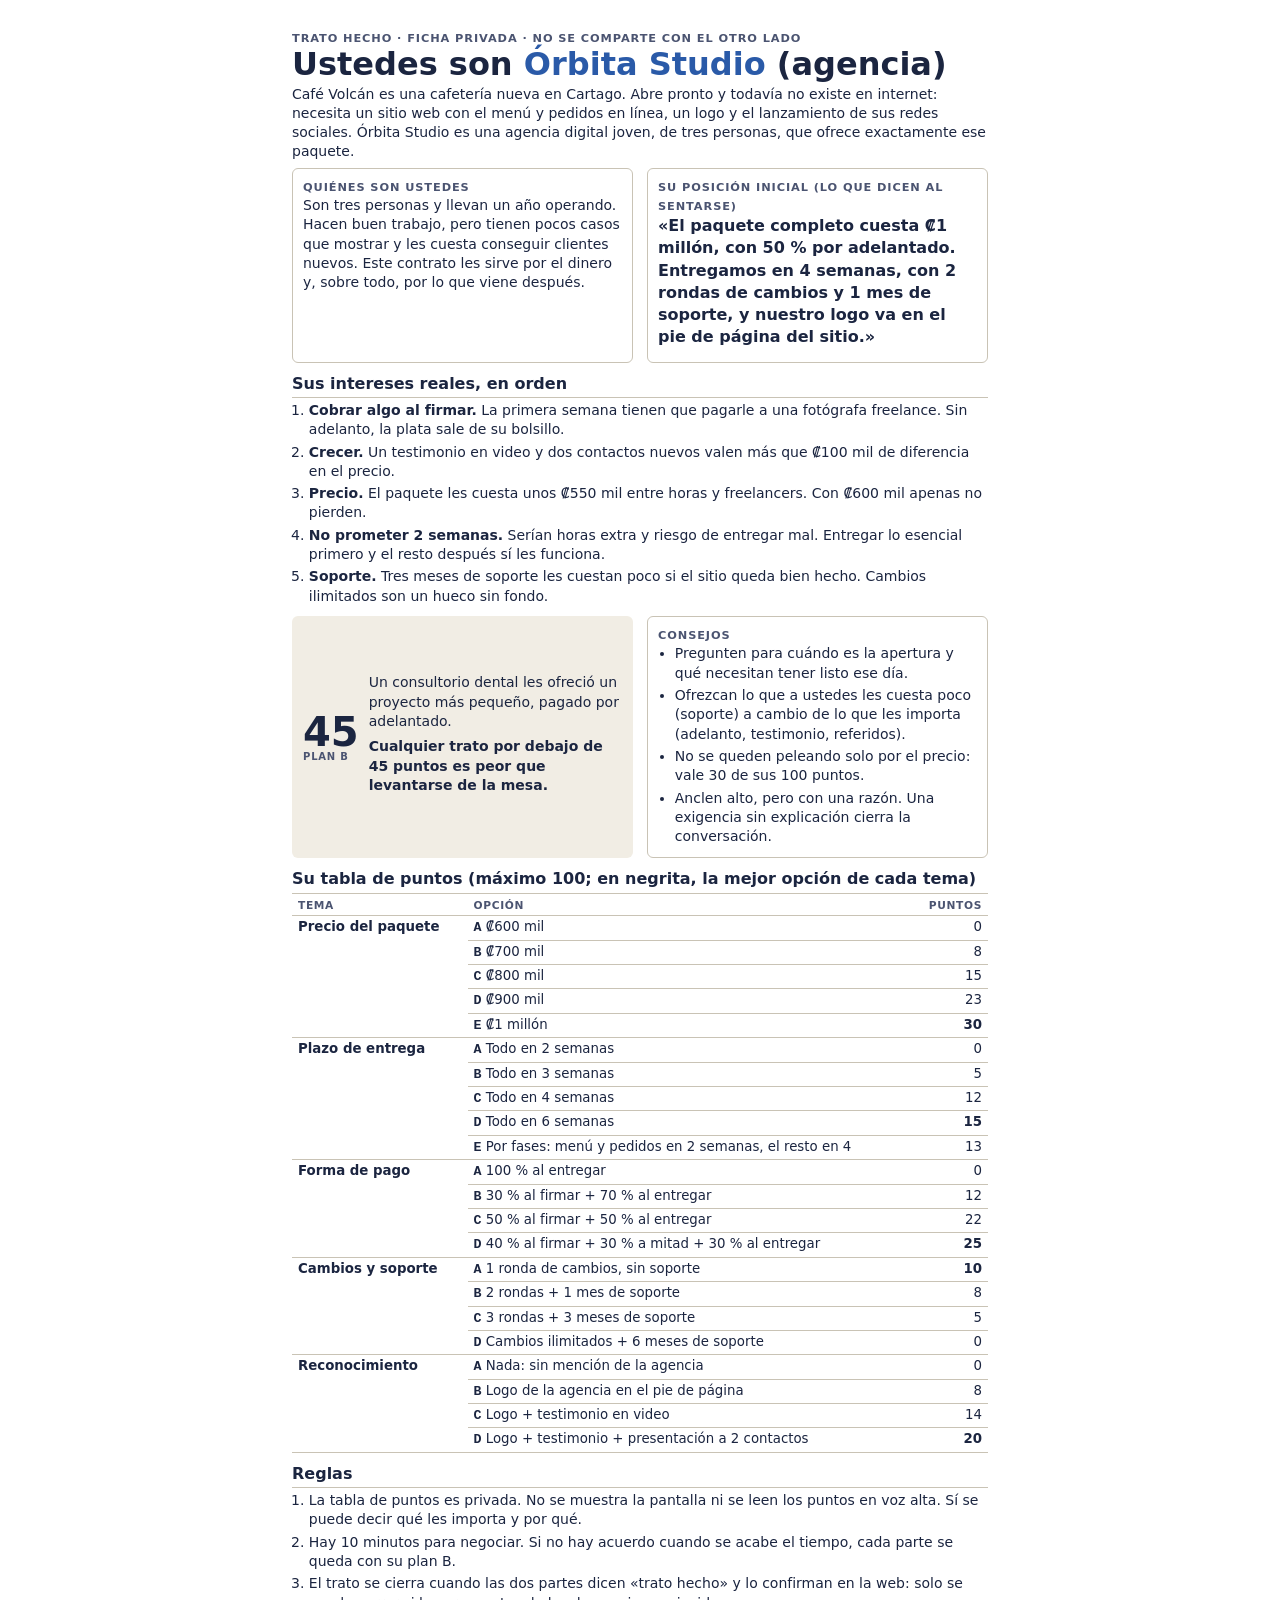
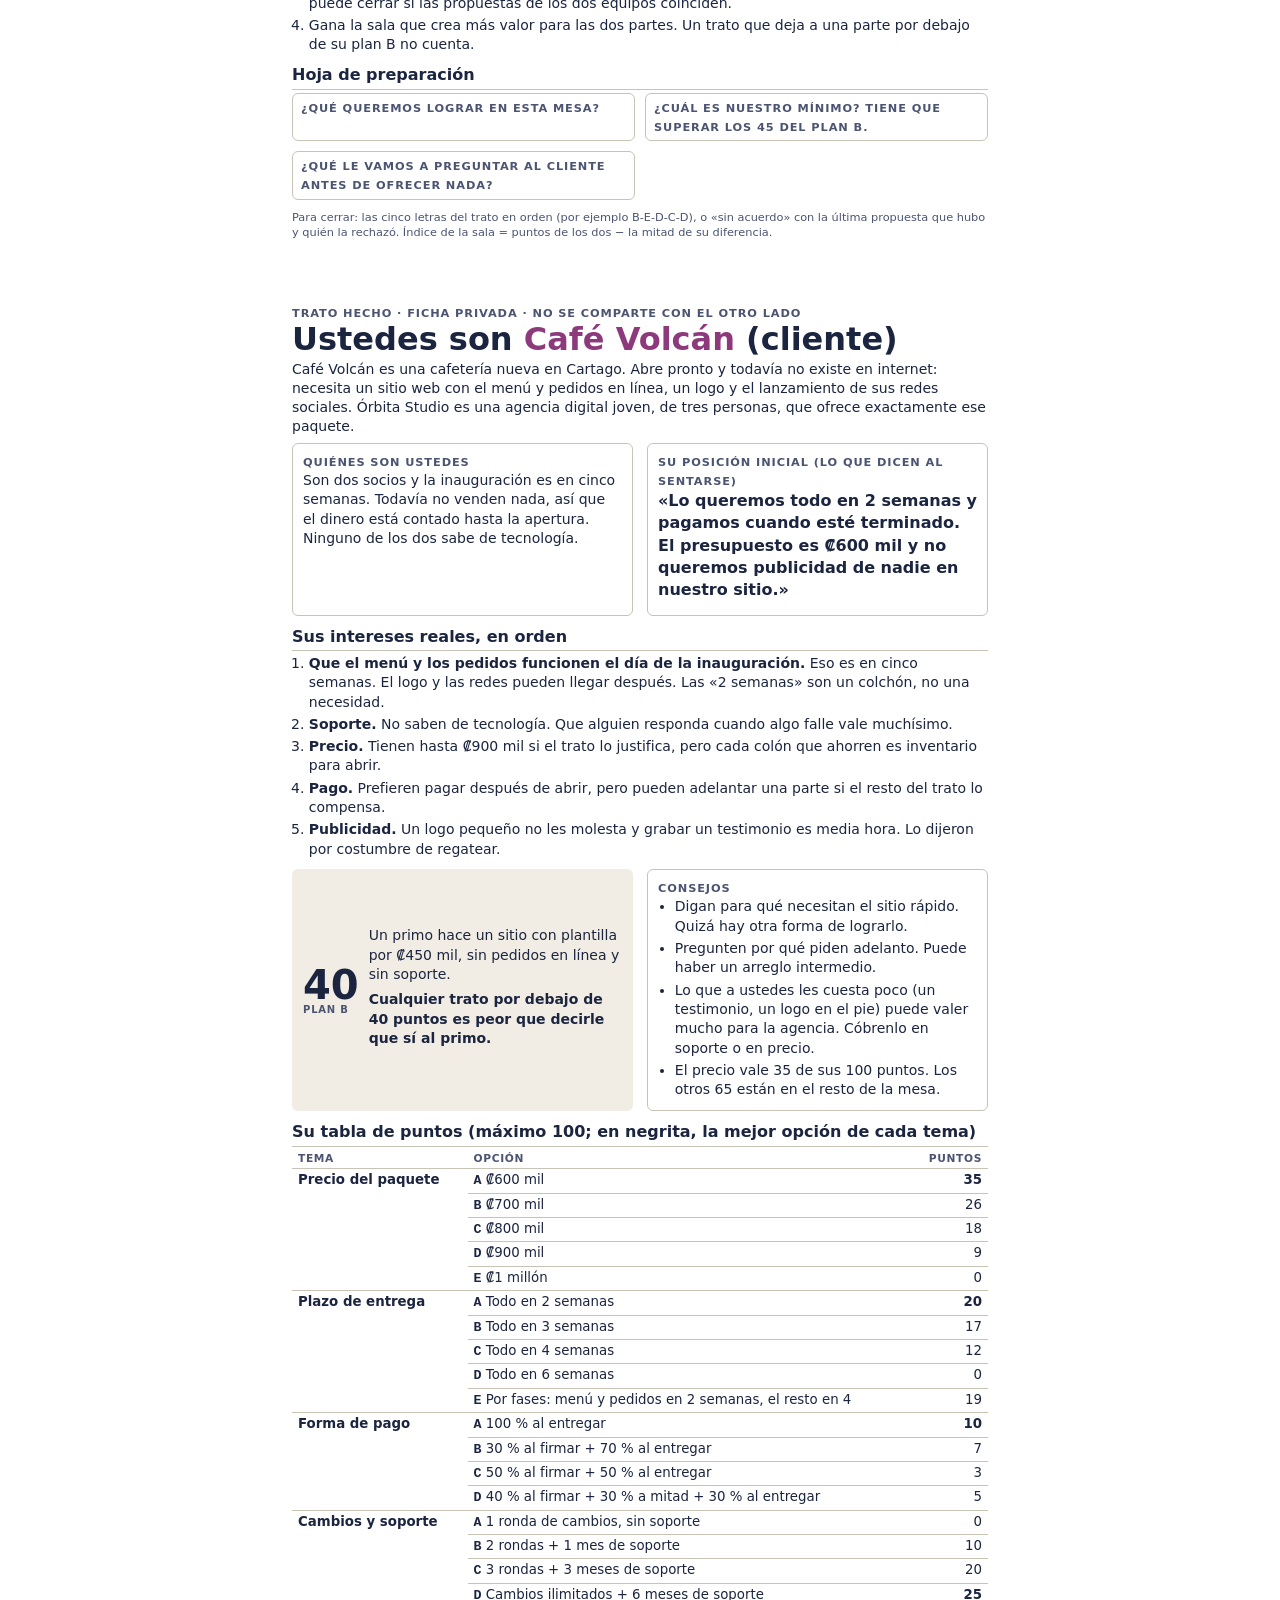
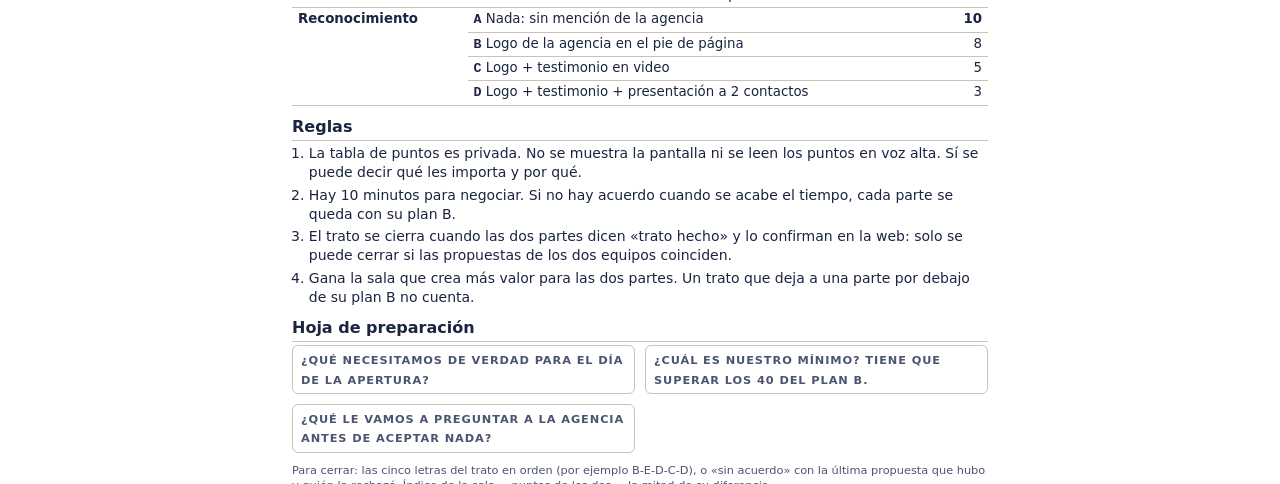
<file: fichas.html>
<!doctype html>
<html lang="es-CR">
<head>
<meta charset="utf-8">
<meta name="viewport" content="width=device-width, initial-scale=1">
<meta name="robots" content="noindex, nofollow">
<title>Trato Hecho · fichas para imprimir</title>
<style>
/* Versión imprimible de las fichas privadas. Plan B por si la web no abre en clase:
   se manda el PDF de cada lado por el chat de su sala. */
:root { --tinta: #1b2540; --tinta-2: #4b5471; --linea: #c9c3b5; --suave: #f1ede4; --agencia: #2a5aa8; --cliente: #8d3a7c; }
* { box-sizing: border-box; }
body { margin: 0; font-family: "IBM Plex Sans", "Segoe UI", system-ui, sans-serif; color: var(--tinta); font-size: 10.5pt; line-height: 1.38; background: #fff; }
.hoja { max-width: 760px; margin: 0 auto; padding: 28px 32px; page-break-after: always; }
.hoja:last-child { page-break-after: auto; }
h1 { font-size: 24pt; margin: 0 0 2px; line-height: 1.1; }
h1 em { font-style: normal; }
.agencia h1 em { color: var(--agencia); } .cliente h1 em { color: var(--cliente); }
h2 { font-size: 12pt; margin: 10px 0 3px; border-bottom: 1.5px solid var(--linea); padding-bottom: 2px; }
p { margin: 0 0 6px; }
.ojo { font-size: 8.5pt; letter-spacing: .08em; text-transform: uppercase; color: var(--tinta-2); font-weight: 600; }
.dos { display: grid; grid-template-columns: 1fr 1fr; gap: 14px; }
.caja { border: 1px solid var(--linea); border-radius: 6px; padding: 8px 10px; }
.caja.suave { background: var(--suave); border-color: transparent; }
ol, ul { margin: 0; padding-left: 1.2em; }
li { margin-bottom: 3px; }
.posicion { font-size: 12pt; font-weight: 600; }
.plan-b { display: grid; grid-template-columns: auto 1fr; gap: 10px; align-items: center; }
.plan-b .numero { font-size: 30pt; font-weight: 800; line-height: 1; }
.plan-b .numero small { display: block; font-size: 7.5pt; letter-spacing: .08em; text-transform: uppercase; font-weight: 600; color: var(--tinta-2); }
table { border-collapse: collapse; width: 100%; font-size: 10pt; }
th, td { text-align: left; padding: 2px 6px; border-bottom: 1px solid var(--linea); vertical-align: top; }
th { font-size: 8pt; letter-spacing: .06em; text-transform: uppercase; color: var(--tinta-2); }
td.num, th.num { text-align: right; font-variant-numeric: tabular-nums; }
td.max { font-weight: 700; }
tr.tema-inicio td { border-top: 1.5px solid var(--tinta-2); }
.letra { font-family: "IBM Plex Mono", Consolas, monospace; font-weight: 600; }
.prep { display: grid; grid-template-columns: 1fr 1fr; gap: 10px; }
.prep div { min-height: 40px; border: 1px solid var(--linea); border-radius: 6px; padding: 4px 8px; break-inside: avoid; }
.bloque { break-inside: avoid; }
.pie { font-size: 8.5pt; color: var(--tinta-2); margin-top: 10px; }
@media print { .hoja { padding: 0; max-width: none; } @page { margin: 14mm 15mm; } }
</style>
</head>
<body>
<script src="datos.js"></script>
<script>
(function () {
  const D = window.DATOS;
  const esc = s => String(s).replace(/[&<>"']/g, c => ({ "&": "&amp;", "<": "&lt;", ">": "&gt;", '"': "&quot;", "'": "&#39;" }[c]));
  const pedido = new URLSearchParams(location.search).get("lado");
  const lados = pedido && D.lados[pedido] ? [pedido] : ["agencia", "cliente"];
  document.body.insertAdjacentHTML("beforeend", lados.map(l => {
    const L = D.lados[l];
    const tabla = D.temas.map(t => t.opciones.map((o, k) => {
      const max = Math.max(...t.opciones.map(x => x[l]));
      return `<tr class="${k === 0 ? "tema-inicio" : ""}">${k === 0 ? `<td rowspan="${t.opciones.length}"><b>${esc(t.nombre)}</b></td>` : ""}<td><span class="letra">${o.letra}</span> ${esc(o.texto)}</td><td class="num ${o[l] === max ? "max" : ""}">${o[l]}</td></tr>`;
    }).join("")).join("");
    return `
<section class="hoja ${l}">
  <span class="ojo">${esc(D.nombre)} · ficha privada · no se comparte con el otro lado</span>
  <h1>Ustedes son <em>${esc(L.nombre)}</em> (${esc(L.rol).toLowerCase()})</h1>
  <p>${esc(D.contexto.parrafos[0])} ${esc(D.contexto.parrafos[1])}</p>
  <div class="dos">
    <div class="caja"><span class="ojo">Quiénes son ustedes</span><p>${esc(L.quienes)}</p></div>
    <div class="caja"><span class="ojo">Su posición inicial (lo que dicen al sentarse)</span><p class="posicion">${esc(L.posicion)}</p></div>
  </div>
  <h2>Sus intereses reales, en orden</h2>
  <ol>${L.intereses.map(i => `<li><b>${esc(i.titulo)}.</b> ${esc(i.texto)}</li>`).join("")}</ol>
  <div class="dos" style="margin-top:10px">
    <div class="caja suave plan-b"><div class="numero">${L.planB.puntos}<small>Plan B</small></div><div><p>${esc(L.planB.texto)}</p><p><b>${esc(L.planB.aviso)}</b></p></div></div>
    <div class="caja"><span class="ojo">Consejos</span><ul>${L.consejos.map(c => `<li>${esc(c)}</li>`).join("")}</ul></div>
  </div>
  <div class="bloque"><h2>Su tabla de puntos (máximo 100; en negrita, la mejor opción de cada tema)</h2>
  <table><thead><tr><th>Tema</th><th>Opción</th><th class="num">Puntos</th></tr></thead><tbody>${tabla}</tbody></table></div>
  <h2>Reglas</h2>
  <ol>${D.contexto.reglas.map(r => `<li>${esc(r)}</li>`).join("")}</ol>
  <h2>Hoja de preparación</h2>
  <div class="prep">${L.preparacion.map(p => `<div><span class="ojo">${esc(p.pregunta)}</span></div>`).join("")}</div>
  <p class="pie">Para cerrar: las cinco letras del trato en orden (por ejemplo B-E-D-C-D), o «sin acuerdo» con la última propuesta que hubo y quién la rechazó. Índice de la sala = puntos de los dos − la mitad de su diferencia.</p>
</section>`;
  }).join(""));
})();
</script>
</body>
</html>
</file>
